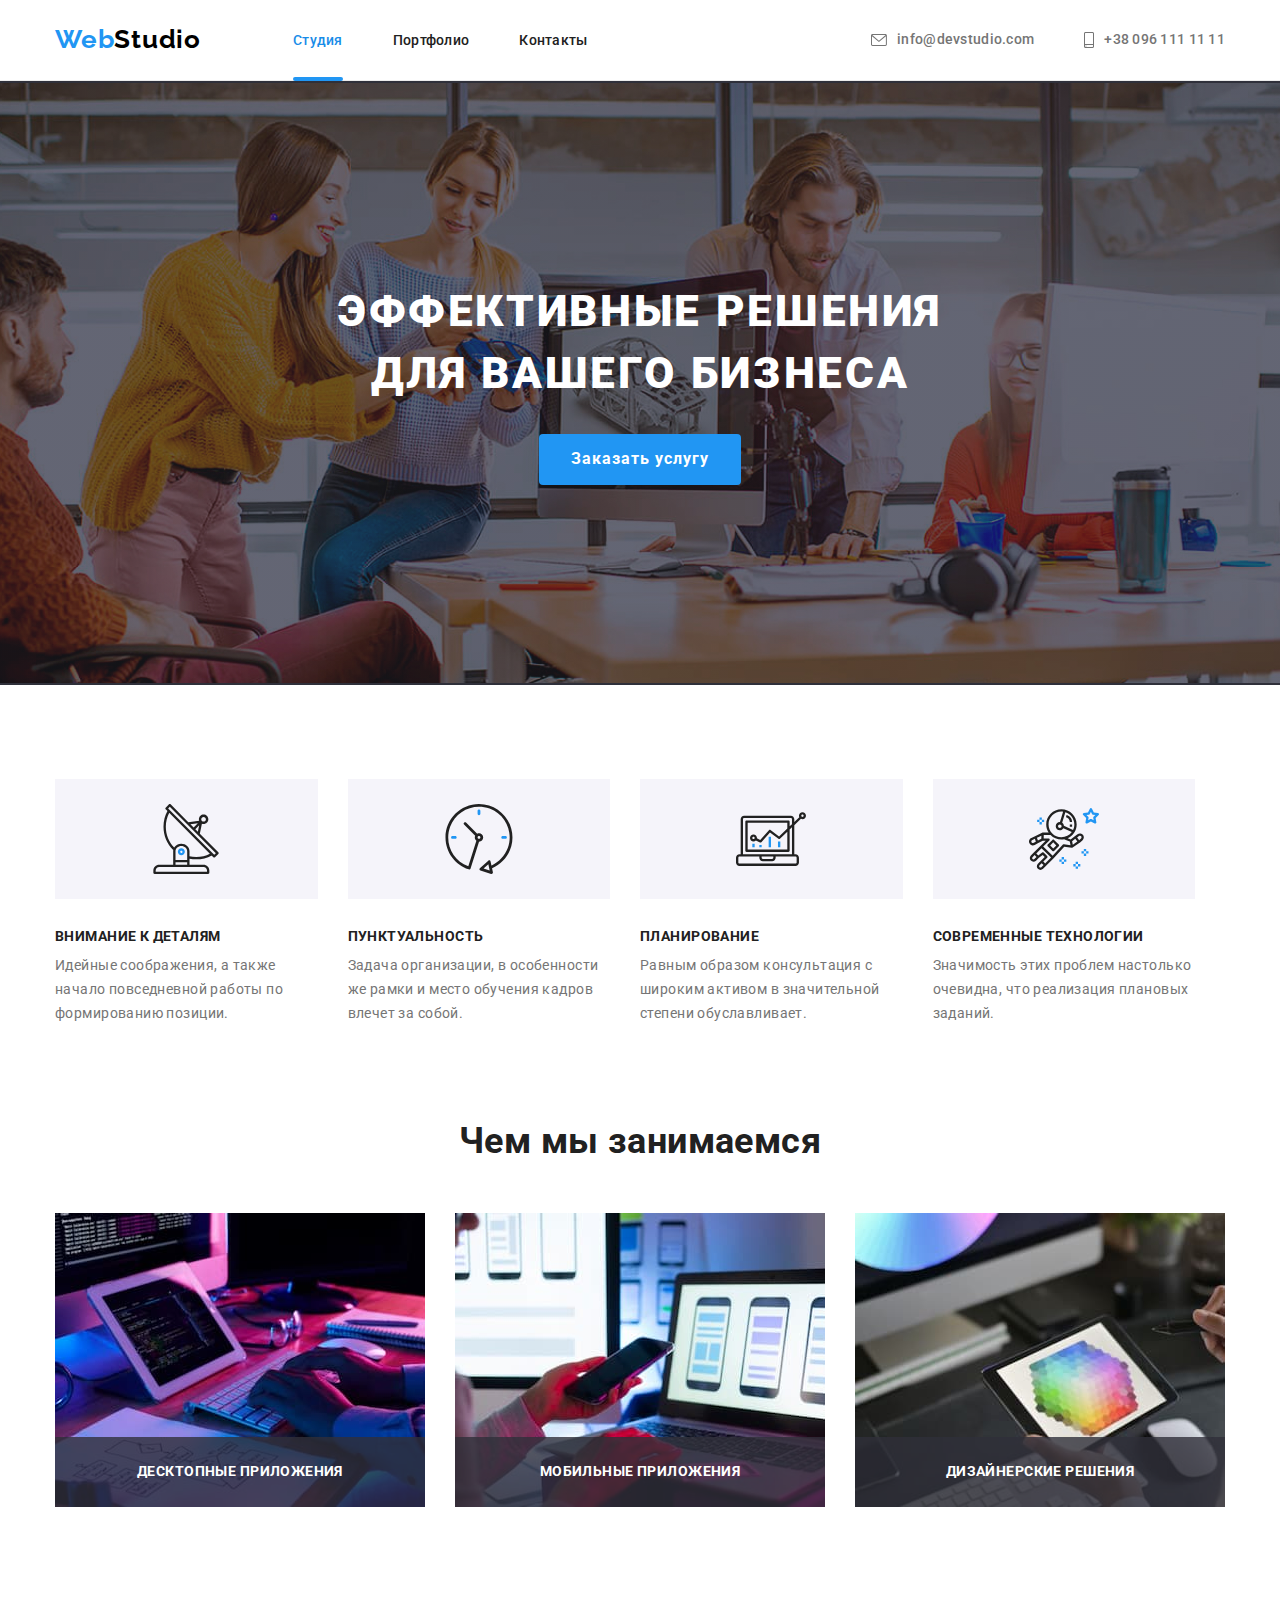
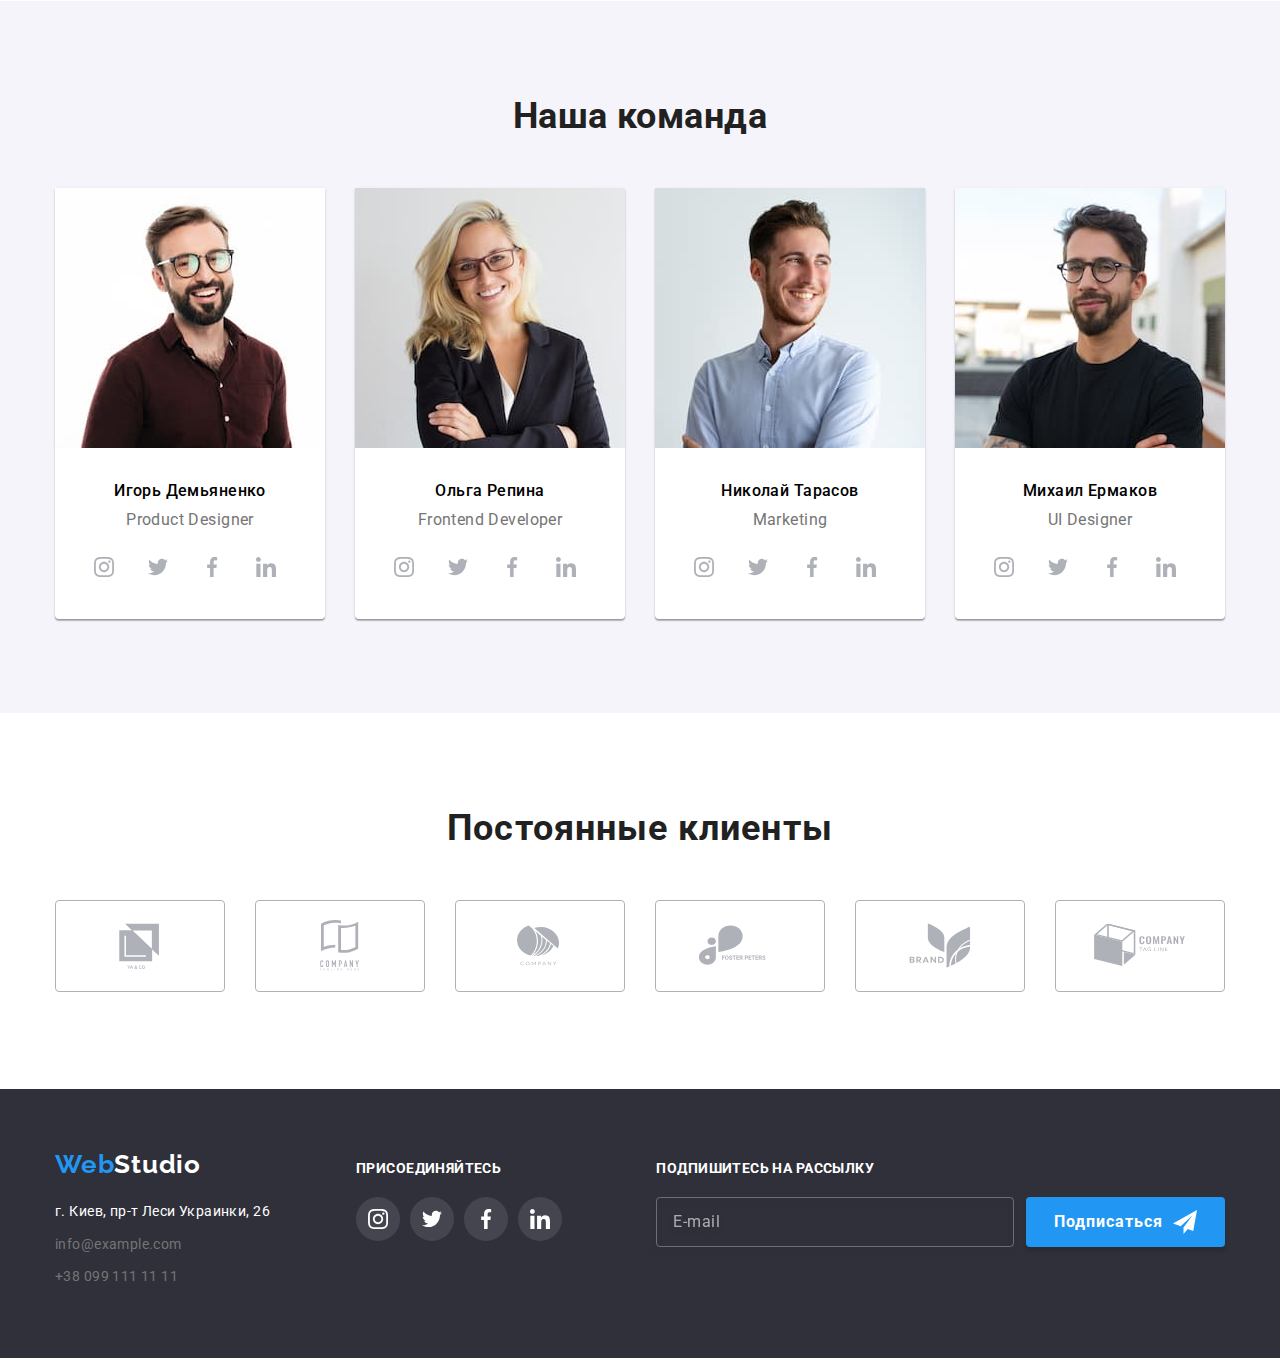
<file: index.html>
<!DOCTYPE html>
    <html lang="ru">
    <head>
        <meta charset="UTF-8">
        <meta http-equiv="X-UA-Compatible" content="IE=edge">
        <meta name="viewport" content="width=device-width, initial-scale=1.0">
        <link rel="preconnect" href="https://fonts.googleapis.com">
        <link rel="preconnect" href="https://fonts.gstatic.com" crossorigin>
        <link href="https://fonts.googleapis.com/css2?family=Raleway:wght@700&family=Roboto:wght@400;500;700;900&display=swap" rel="stylesheet">
        <link rel="stylesheet" href="css/modern-normalize.css">
        <!-- <link rel="stylesheet" href="css/style.css"> -->
        <link rel="stylesheet" href="css/main.min.css">
        <title>WebStudio</title>
    </head>
    <body>
        <header class="header">
            <div class="container header__container">
                <nav class="navigation">
                    <a href="" class="logo header__logo">Web<span class="logo logo--dark">Studio</span>
                    </a>
                    <ul class="navigation-list">
                        <li class="navigation-list__item">
                            <a href="index.html" class="navigation-list__link navigation-list__link--active">Студия</a>
                        </li>
                        <li class="navigation-list__item">
                            <a href="portfolio.html" class="navigation-list__link">Портфолио</a>
                        </li>
                        <li class="navigation-list__item">
                            <a href="" class="navigation-list__link">Контакты</a>
                        </li>
                    </ul>
                </nav>
                <ul class="contacts">
                    <li class="contacts__item">
                        <a href="mailto:info@devstudio.com" class="contacts__link"><svg class="contacts__mail-icon"><use href="./images/icons.svg#icon-envelope"></use></svg>info@devstudio.com</a>
                    </li>
                    <li class="contacts__item">
                        <a href="tel:+380961111111" class="contacts__link"><svg class="contacts__tel-icon">
                            <use href="./images/icons.svg#icon-smartphone"></use></svg>+38 096 111 11 11</a>
                    </li>
                </ul>
            </div>
        </header>
        <main class="main">
            <section class="hero">
                <div class="container">
                <h1 class="hero__header">
                Эффективные решения <br> для вашего бизнеса
                </h1>
                <button class="hero__btn" data-modal-open>Заказать услугу</button>
                </div>
            </section>
            <section class="details section">
                <div class="container">
                <ul class="details-list">
                    <li class="details-list__item">
                        <div class="icon-container">
                            <svg class="details-list__icon">
                                <use href="./images/icons.svg#icon-antenna"></use>
                            </svg>
                        </div>
                        <h3 class="details-list__head">Внимание к деталям</h3>
                        <p class="details-list__text">Идейные соображения, а также начало повседневной работы по формированию позиции.</p>
                    </li>
                    <li class="details-list__item">
                        <div class="icon-container">
                            <svg class="details-list__icon">
                                <use href="./images/icons.svg#icon-clock"></use>
                            </svg>
                        </div>
                        <h3 class="details-list__head">Пунктуальность</h3>
                        <p class="details-list__text">Задача организации, в особенности же рамки и место обучения кадров влечет за собой.</p>
                    </li>
                    <li class="details-list__item">
                        <div class="icon-container">
                            <svg class="details-list__icon">
                                <use href="./images/icons.svg#icon-diagram">
                                </use>
                            </svg>
                        </div>
                        <h3 class="details-list__head">Планирование</h3>
                        <p class="details-list__text">Равным образом консультация с широким активом в значительной степени обуславливает.</p>
                    </li>
                    <li class="details-list__item">
                        <div class="icon-container">
                            <svg class="details-list__icon">
                                <use href="./images/icons.svg#icon-astronaut">
                                </use>
                            </svg>
                        </div>
                        <h3 class="details-list__head">Современные технологии</h3>
                        <p class="details-list__text">Значимость этих проблем настолько очевидна, что реализация плановых заданий.</p>
                    </li>
                </ul>
                </div>
            </section>
            <section class="work section">
                <div class="container">
                <h2 class="work__head">Чем мы занимаемся</h2>
                <ul class="work-list">
                    <li class="work-list__item">
                        <img src="./images/1.jpg" alt="приложения" width="370" class="work-list__image">
                        <p class="work-list__text">Десктопные приложения</p>
                    </li>
                    <li class="work-list__item">
                        <img src="./images/2.jpg" alt="приложения" width="370" class="work-list__image">
                        <p class="work-list__text">Мобильные приложения</p>
                    </li>
                    <li class="work-list__item">
                        <img src="./images/3.jpg" alt="приложения" width="370" class="work-list__image">
                        <p class="work-list__text">Дизайнерские решения</p>
                    </li>
                </ul>
                </div>
            </section>
            <section class="team section">
                <div class="container">
                    <h2 class="team__head">Наша команда</h2>
                    <ul class="team-list">
                    <li class="team-list__item">
                        <img src="./images/demyanenko.jpg" alt="Игорь Демьяненко" width="270">
                        <p class="team-list__name">Игорь Демьяненко</p>
                        <p class="team-list__profession">Product Designer</p>
                        <ul class="connect-list">
                            <li class="connect-list__item">
                                <a href="" class="connect-list__link"><svg class="connect-list__icon">
                                    <use href="./images/icons.svg#icon-instagram"></use>
                                </svg></a>
                            </li>
                            <li class="connect-list__item">
                                <a href="" class="connect-list__link"><svg class="connect-list__icon">
                                    <use href="./images/icons.svg#icon-twitter"></use>
                                </svg></a>
                            </li>
                            <li class="connect-list__item">
                                <a href="" class="connect-list__link"><svg class="connect-list__icon">
                                    <use href="./images/icons.svg#icon-facebook"></use>
                                </svg></a>
                            </li>
                            <li class="connect-list__item">
                                <a href="" class="connect-list__link"><svg class="connect-list__icon">
                                    <use href="./images/icons.svg#icon-linkedin"></use>
                                </svg></a>
                            </li>
                        </ul>
                    </li>
                    <li class="team-list__item">
                        <img src="./images/repina.jpg" alt="Ольга Репина" width="270">
                        <p class="team-list__name">Ольга Репина</p>
                        <p class="team-list__profession">Frontend Developer</p>
                        <ul class="connect-list">
                            <li class="connect-list__item">
                                <a href="" class="connect-list__link"><svg class="connect-list__icon">
                                        <use href="./images/icons.svg#icon-instagram"></use>
                                    </svg></a>
                            </li>
                            <li class="connect-list__item">
                                <a href="" class="connect-list__link"><svg class="connect-list__icon">
                                        <use href="./images/icons.svg#icon-twitter"></use>
                                    </svg></a>
                            </li>
                            <li class="connect-list__item">
                                <a href="" class="connect-list__link"><svg class="connect-list__icon">
                                        <use href="./images/icons.svg#icon-facebook"></use>
                                    </svg></a>
                            </li>
                            <li class="connect-list__item">
                                <a href="" class="connect-list__link"><svg class="connect-list__icon">
                                        <use href="./images/icons.svg#icon-linkedin"></use>
                                    </svg></a>
                            </li>
                        </ul>
                    </li>
                    <li class="team-list__item">
                        <img src="./images/tarasov.jpg" alt="Николай Тарасов" width="270">
                        <p class="team-list__name">Николай Тарасов</p>
                        <p class="team-list__profession">Marketing</p>
                        <ul class="connect-list">
                            <li class="connect-list__item">
                                <a href="" class="connect-list__link"><svg class="connect-list__icon">
                                    <use href="./images/icons.svg#icon-instagram"></use>
                                </svg></a>
                            </li>
                            <li class="connect-list__item">
                                <a href="" class="connect-list__link"><svg class="connect-list__icon">
                                    <use href="./images/icons.svg#icon-twitter"></use>
                                </svg></a>
                            </li>
                            <li class="connect-list__item">
                                <a href="" class="connect-list__link"><svg class="connect-list__icon">
                                    <use href="./images/icons.svg#icon-facebook"></use>
                                </svg></a>
                            </li>
                            <li class="connect-list__item">
                                <a href="" class="connect-list__link"><svg class="connect-list__icon">
                                    <use href="./images/icons.svg#icon-linkedin"></use>
                                </svg></a>
                            </li>
                        </ul>
                    </li>
                    <li class="team-list__item">
                        <img src="./images/ermakov.jpg" alt="Михаил Ермаков" width="270">
                        <p class="team-list__name">Михаил Ермаков</p>
                        <p class="team-list__profession">UI Designer</p>
                        <ul class="connect-list">
                            <li class="connect-list__item">
                                <a href="" class="connect-list__link"><svg class="connect-list__icon">
                                    <use href="./images/icons.svg#icon-instagram"></use>
                                </svg></a>
                            </li>
                            <li class="connect-list__item">
                                <a href="" class="connect-list__link"><svg class="connect-list__icon">
                                    <use href="./images/icons.svg#icon-twitter"></use>
                                </svg></a>
                            </li>
                            <li class="connect-list__item">
                                <a href="" class="connect-list__link"><svg class="connect-list__icon">
                                    <use href="./images/icons.svg#icon-facebook"></use>
                                </svg></a>
                            </li>
                            <li class="connect-list__item">
                                <a href="" class="connect-list__link"><svg class="connect-list__icon">
                                    <use href="./images/icons.svg#icon-linkedin"></use>
                                </svg></a>
                            </li>
                        </ul>
                    </li>
                </ul>
                </div>
            </section>
            <section class="clients section">
                <div class="container">
                <h2 class="clients__head">Постоянные клиенты</h2>
                <ul class="clients-list">
                    <li class="clients-list__item">
                        <a href=""><svg class="clients-list__icon">
                            <use href="./images/icons.svg#icon-client1"><use></svg></a>
                    </li>
                    <li class="clients-list__item">
                        <a href=""><svg class="clients-list__icon">
                                <use href="./images/icons.svg#icon-client2"></use>
                            </svg></a>
                    </li>
                    <li class="clients-list__item">
                        <a href=""><svg class="clients-list__icon">
                                <use href="./images/icons.svg#icon-client3"></use>
                            </svg></a>
                    </li>
                    <li class="clients-list__item">
                        <a href=""><svg class="clients-list__icon">
                                <use href="./images/icons.svg#icon-client4"></use>
                            </svg></a>
                    </li>
                    <li class="clients-list__item">
                        <a href=""><svg class="clients-list__icon">
                                <use href="./images/icons.svg#icon-client5"></use>
                            </svg></a>
                    </li>
                    <li class="clients-list__item">
                        <a href=""><svg class="clients-list__icon">
                                <use href="./images/icons.svg#icon-client6"></use>
                            </svg></a>
                    </li>
                </ul>
                </div>
            </section>
        </main>
        <footer class="footer">
            <div class="container footer-container">
                <div class="adress-container">
                    <a href="" class="logo footer__logo">Web<span class="logo logo--light">Studio</span>
                    </a>
                    <address class="footer-adress">
                        <ul class="footer-adress-list">
                            <li class="footer-adress-list__item">
                                <p class="footer-adress-list__text">г. Киев, пр-т Леси Украинки, 26</p>
                            </li>
                            <li class="footer-adress-list__item">
                                <a href="mailto:info@example.com" class="footer-adress-list__link">info@example.com</a>
                            </li>
                            <li class="footer-adress-list__item">
                                <a href="tel:+380991111111" class="footer-adress-list__link">+38 099 111 11 11</a>
                            </li>
                        </ul>
                    </address>
                </div>
                <div class="footer-contacts">
                    <h3 class="footer-contacts__head">присоединяйтесь</h3>
                    <ul class="footer-contacts-list">
                        <li class="footer-contacts-list__item">
                            <a href=""><svg class="footer-contacts__icon">
                                <use href="./images/icons.svg#icon-footerinstagram"></use>
                            </svg></a>
                        </li>
                        <li class="footer-contacts-list__item">
                            <a href=""><svg class="footer-contacts__icon">
                                <use href="./images/icons.svg#icon-footertwitter"></use>
                            </svg></a>
                        </li>
                        <li class="footer-contacts-list__item">
                            <a href=""><svg class="footer-contacts__icon">
                                <use href="./images/icons.svg#icon-footerfacebook"></use>
                            </svg></a>
                        </li>
                        <li class="footer-contacts-list__item">
                            <a href=""><svg class="footer-contacts__icon">
                                <use href="./images/icons.svg#icon-footerlinkedin"></use>
                            </svg></a>
                        </li>
                    </ul>
                </div>
                <div class="phonetic-div">
                    <label for="text" class="phonetic__text">Подпишитесь на рассылку</label>
                    <form class="phonetic">
                        <input type="text" id="text" placeholder="E-mail" class="phonetic__input">
                        <button type="submit" class="phonetic__btn">Подписаться
                            <svg class="phonetic__icon"><use href="./images/icons.svg#icon-telegram"></use></svg>
                        </button>
                    </form>
                </div>
            </div>
        </footer>
        <div class="backdrop is-hidden" data-modal>
            <div class="modal-main">
                <button class="modal-close-btn" data-modal-close>
                    <svg class="modal-close-btn__icon">
                        <use href="./images/icons.svg#icon-modal-close-btn"></use>
                    </svg>
                </button>
                <p class="modal-main__top-text">Оставьте свои данные, мы вам перезвоним</p>
                <form class="modal-form">
                    <label class="modal-form__label" for="name">Имя</label>
                    <div class="modal-form__div">
                    <input class="modal-form__input" type="text" id="name">
                    <svg class="modal-form__icon">
                        <use href="./images/icons.svg#icon-name1"></use>
                    </svg>
                    </div>
                    <label class="modal-form__label" for="tel">Телефон</label>
                    <div class="modal-form__div">
                    <input class="modal-form__input" type="tel" id="tel">
                    <svg class="modal-form__icon">
                        <use href="./images/icons.svg#icon-phone-1"></use>
                    </svg>
                    </div>
                    <label class="modal-form__label" for="mail">Почта</label>
                    <div class="modal-form__div">
                    <input class="modal-form__input" type="email" id="mail">
                    <svg class="modal-form__icon">
                        <use href="./images/icons.svg#icon-email-1"></use>
                    </svg>
                    </div>
                    <label class="modal-form__label" for="comment">Комментарий</label>
                    <textarea class="modal-form__textarea" name="comment" id="comment" cols="30" rows="10" placeholder="Введите текст"></textarea>
                    <label class="modal-form__check-text">
                        <input class="checkbox visually-hidden"  type="checkbox">
                        <span class="modal-form__check-span">
                        Соглашаюсь с рассылкой и принимаю &nbsp;
                        <a class="modal-form__link" href="">Условия договора</a>
                        </span>
                    </label>
                    <button type="submit" class="modal-form__btn">Отправить</button>
                </form>

            </div>
        </div>
        <script src="./js/modal.js"></script>
    </body>
    </html>
</file>
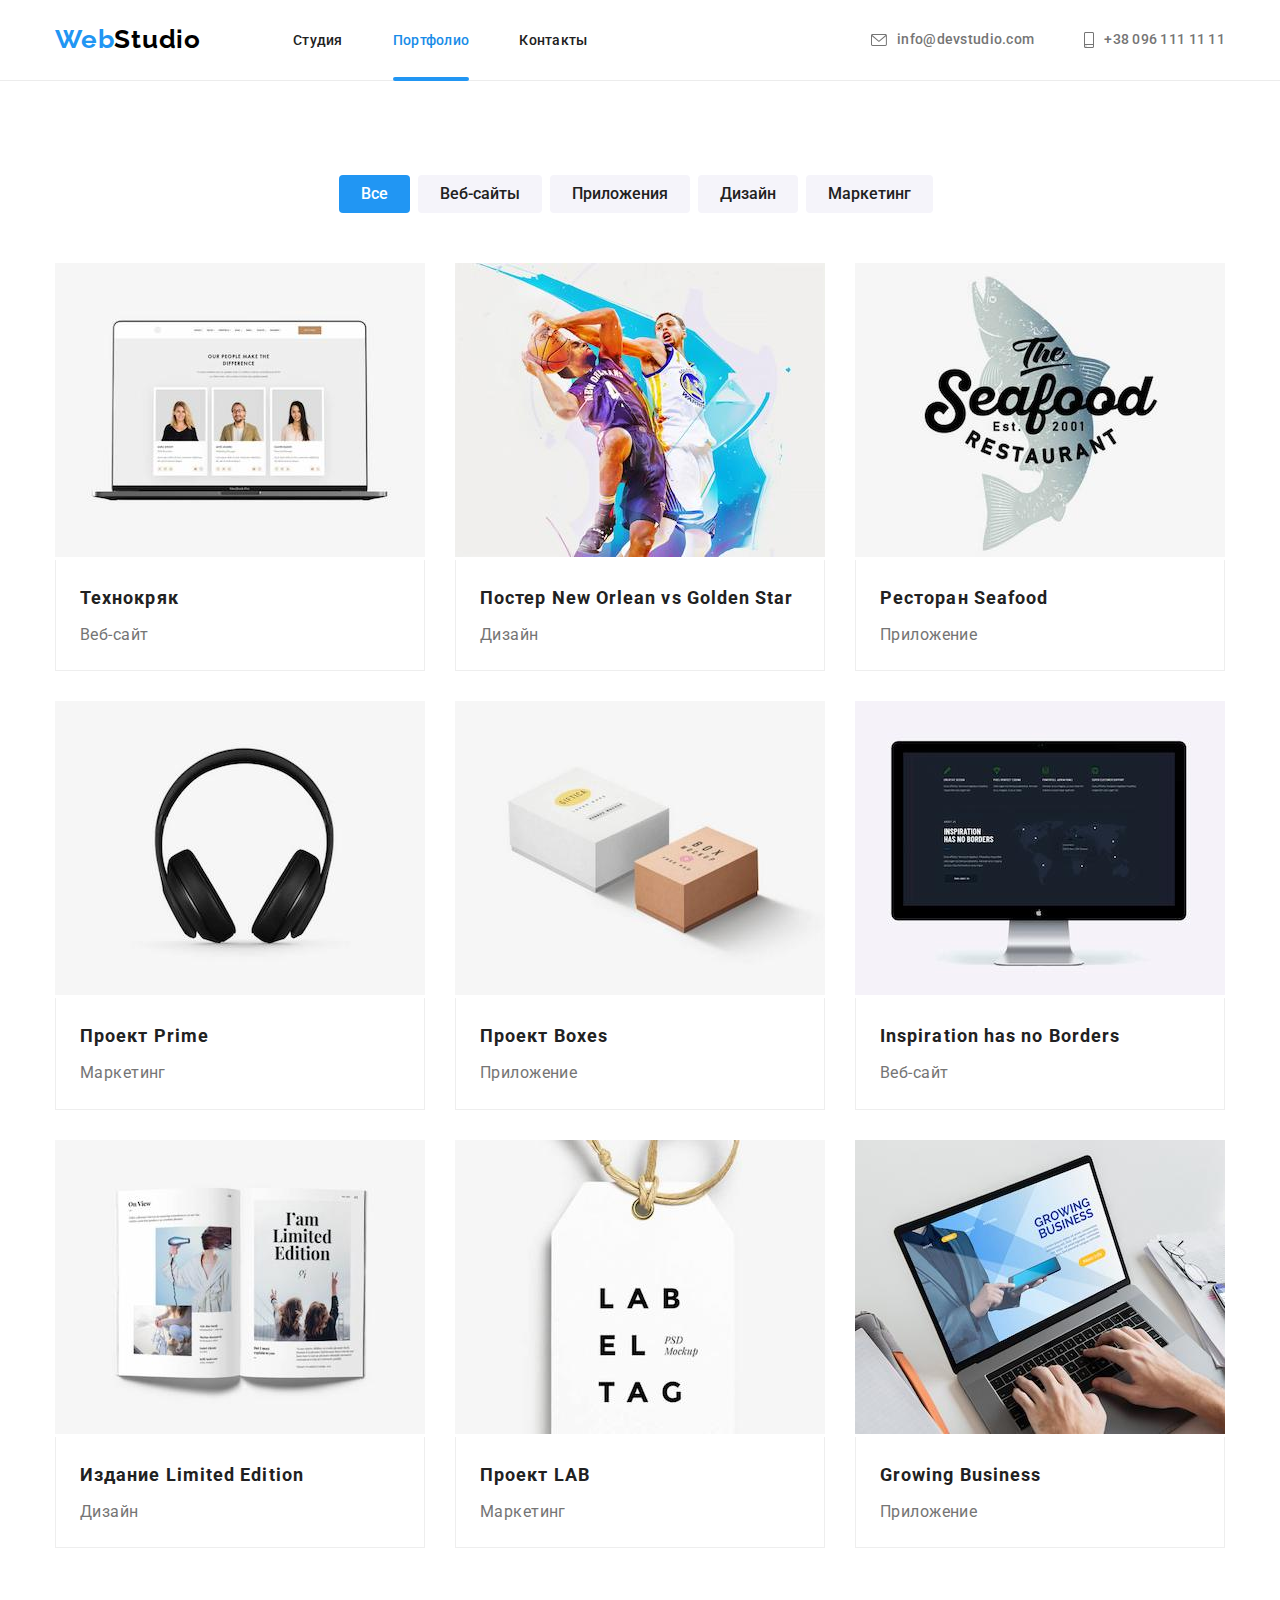
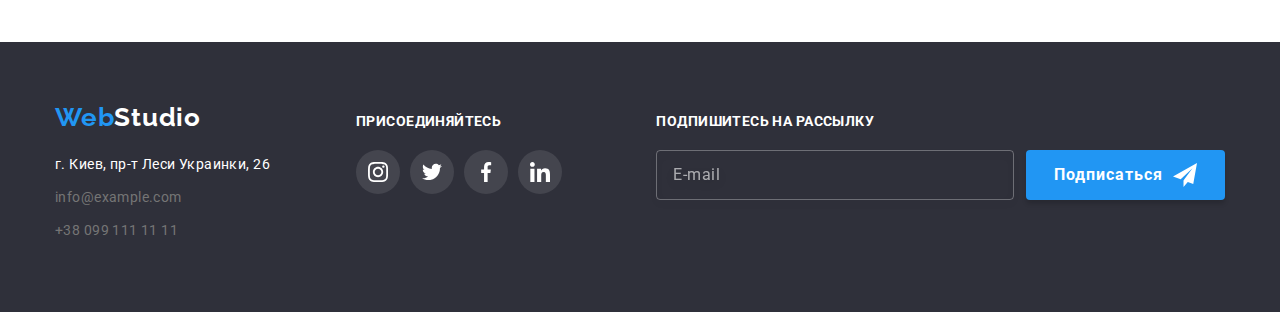
<file: portfolio.html>
<!DOCTYPE html>
<html lang="ru">
<head>
    <meta charset="UTF-8">
    <meta http-equiv="X-UA-Compatible" content="IE=edge">
    <meta name="viewport" content="width=device-width, initial-scale=1.0">
    <link rel="preconnect" href="https://fonts.googleapis.com">
    <link rel="preconnect" href="https://fonts.gstatic.com" crossorigin>
    <link href="https://fonts.googleapis.com/css2?family=Raleway:wght@700&family=Roboto:wght@400;500;700;900&display=swap" rel="stylesheet">
    <!-- <link rel="stylesheet" href="css/style.css"> -->
    <link rel="stylesheet" href="css/modern-normalize.css">
    <link rel="stylesheet" href="css/main.min.css">
    <title>Portfolio</title>
</head>
<body>
    <header class="header">
        <div class="container header__container">
            <nav class="navigation">
                <a href="" class="logo header__logo">Web<span class="logo logo--dark">Studio</span>
                </a>
                <ul class="navigation-list">
                    <li class="navigation-list__item">
                        <a href="index.html" class="navigation-list__link ">Студия</a>
                    </li>
                    <li class="navigation-list__item">
                        <a href="portfolio.html" class="navigation-list__link navigation-list__link--active">Портфолио</a>
                    </li>
                    <li class="navigation-list__item">
                        <a href="" class="navigation-list__link">Контакты</a>
                    </li>
                </ul>
            </nav>
            <ul class="contacts">
                <li class="contacts__item">
                    <a href="mailto:info@devstudio.com" class="contacts__link"><svg class="contacts__mail-icon">
                            <use href="./images/icons.svg#icon-envelope"></use>
                        </svg>info@devstudio.com</a>
                </li>
                <li class="contacts__item">
                    <a href="tel:+380961111111" class="contacts__link"><svg class="contacts__tel-icon">
                            <use href="./images/icons.svg#icon-smartphone"></use>
                        </svg>+38 096 111 11 11</a>
                </li>
            </ul>
        </div>
    </header>
    <main class="section">
        <div class="container">
            <h1 class="visually-hidden">Portfolio-main</h1>
                <ul class="btn-list">
                    <li class="btn-list__item">
                        <button type="button" class="btn-list__btn btn-list__btn--active">Все</button>
                    </li>
                    <li class="btn-list__item">
                        <button type="button" class="btn-list__btn">Веб-сайты</button>
                    </li>
                    <li class="btn-list__item">
                        <button type="button" class="btn-list__btn">Приложения</button>
                    </li>
                    <li class="btn-list__item">
                        <button type="button" class="btn-list__btn">Дизайн</button>
                    </li>
                    <li class="btn-list__item">
                        <button type="button" class="btn-list__btn">Маркетинг</button>
                    </li>
                </ul>
                <ul class="portfolio-list">
                    <li class="portfolio-list__item">
                        <a href="" class="portfolio-list__link">
                            <div class="portfolio-list__overlay">
                                <img src="images2/1.jpg" alt="Технокряк" width="370" height="294" class="portfolio-list__img">
                                <p class="portfolio-list__overlay-text">Ресурс предлагает комплексные предложения с разным уровнем функционала и сервисов. Все это позволит посетителю получить исчерпывающие сведения о компании или частном лице.</p> 
                            </div>
                            <div class="portfolio-list__text-div">
                                <h2 class="portfolio-list__head">Технокряк</h2>
                                <p class="portfolio-list__text">Веб-сайт</p>
                            </div>
                        </a>
                    </li>
                    <li class="portfolio-list__item">
                        <a href="" class="portfolio-list__link">
                            <div class="portfolio-list__overlay">
                                <img src="images2/2.jpg" alt="Постер" width="370" height="294" class="portfolio-list__img">
                                <p class="portfolio-list__overlay-text">Ресурс предлагает комплексные предложения с разным уровнем функционала и сервисов. Все это позволит посетителю получить исчерпывающие сведения о компании или частном лице.</p> 
                            </div>                            
                            <div class="portfolio-list__text-div"><h2 class="portfolio-list__head">Постер New Orlean vs Golden Star</h2>
                            <p class="portfolio-list__text">Дизайн</p></div>
                        </a>
                    </li>
                    <li class="portfolio-list__item">
                        <a href="" class="portfolio-list__link">
                            <div class="portfolio-list__overlay">
                                <img src="images2/3.jpg" alt="Ресторан" width="370" height="294" class="portfolio-list__img">
                                <p class="portfolio-list__overlay-text">Ресурс предлагает комплексные предложения с разным уровнем функционала и сервисов. Все это позволит посетителю получить исчерпывающие сведения о компании или частном лице.</p> 
                            </div>                            
                            <div class="portfolio-list__text-div"><h2 class="portfolio-list__head">Ресторан Seafood</h2>
                            <p class="portfolio-list__text">Приложение</p></div>
                        </a>
                    </li>
                    <li class="portfolio-list__item">
                        <a href="" class="portfolio-list__link">
                            <div class="portfolio-list__overlay">
                                <img src="images2/4.jpg" alt="Проект" width="370" height="294" class="portfolio-list__img">
                                <p class="portfolio-list__overlay-text">Ресурс предлагает комплексные предложения с разным уровнем функционала и сервисов. Все это позволит посетителю получить исчерпывающие сведения о компании или частном лице.</p> 
                            </div>                            
                            <div class="portfolio-list__text-div"><h2 class="portfolio-list__head">Проект Prime</h2>
                            <p class="portfolio-list__text">Маркетинг</p></div>
                        </a>
                    </li>
                    <li class="portfolio-list__item">
                        <a href="" class="portfolio-list__link">
                            <div class="portfolio-list__overlay">
                                <img src="images2/5.jpg" alt="Проект" width="370" height="294" class="portfolio-list__img">
                                <p class="portfolio-list__overlay-text">Ресурс предлагает комплексные предложения с разным уровнем функционала и сервисов. Все это позволит посетителю получить исчерпывающие сведения о компании или частном лице.</p> 
                            </div>                            
                            <div class="portfolio-list__text-div"><h2 class="portfolio-list__head">Проект Boxes</h2>
                            <p class="portfolio-list__text">Приложение</p></div>
                        </a>
                    </li>
                    <li class="portfolio-list__item">
                        <a href="" class="portfolio-list__link">
                            <div class="portfolio-list__overlay">
                                <img src="images2/6.jpg" alt="Вдохновение" width="370" height="294" class="portfolio-list__img">
                                <p class="portfolio-list__overlay-text">Ресурс предлагает комплексные предложения с разным уровнем функционала и сервисов. Все это позволит посетителю получить исчерпывающие сведения о компании или частном лице.</p> 
                            </div>                            
                            <div class="portfolio-list__text-div"><h2 lang="en" class="portfolio-list__head">Inspiration has no Borders</h2>
                            <p class="portfolio-list__text">Веб-сайт</p></div>
                        </a>
                    </li>
                    <li class="portfolio-list__item">
                        <a href="" class="portfolio-list__link">
                            <div class="portfolio-list__overlay">
                                <img src="images2/7.jpg" alt="Издание" width="370" height="294" class="portfolio-list__img">
                                <p class="portfolio-list__overlay-text">Ресурс предлагает комплексные предложения с разным уровнем функционала и сервисов. Все это позволит посетителю получить исчерпывающие сведения о компании или частном лице.</p> 
                            </div>                            
                            <div class="portfolio-list__text-div"><h2 class="portfolio-list__head"> Издание Limited Edition</h2>
                            <p class="portfolio-list__text">Дизайн</p></div>
                        </a>
                    </li>
                    <li class="portfolio-list__item">
                        <a href="" class="portfolio-list__link">
                            <div class="portfolio-list__overlay">
                                <img src="images2/8.jpg" alt="Проект" width="370" height="294" class="portfolio-list__img">
                                <p class="portfolio-list__overlay-text">Ресурс предлагает комплексные предложения с разным уровнем функционала и сервисов. Все это позволит посетителю получить исчерпывающие сведения о компании или частном лице.</p> 
                            </div>                            
                            <div class="portfolio-list__text-div"><h2 class="portfolio-list__head">Проект LAB</h2>
                            <p class="portfolio-list__text">Маркетинг</p></div>
                        </a>
                    </li>
                    <li class="portfolio-list__item">
                        <a href="" class="portfolio-list__link">
                            <div class="portfolio-list__overlay">
                                <img src="images2/9.jpg" alt="Бизнес" width="370" height="294" class="portfolio-list__img">
                                <p class="portfolio-list__overlay-text">Ресурс предлагает комплексные предложения с разным уровнем функционала и сервисов. Все это позволит посетителю получить исчерпывающие сведения о компании или частном лице.</p> 
                            </div>
                            <div class="portfolio-list__text-div"><h2 lang="en" class="portfolio-list__head">Growing Business</h2>
                            <p class="portfolio-list__text">Приложение</p></div>
                        </a>
                    </li>
                </ul> 
        </div>      
    </main>
        <footer class="footer">
            <div class="container footer-container">
                <div class="adress-container">
                    <a href="" class="logo footer__logo">Web<span class="logo logo--light">Studio</span>
                    </a>
                    <address class="footer-adress">
                        <ul class="footer-adress-list">
                            <li class="footer-adress-list__item">
                                <p class="footer-adress-list__text">г. Киев, пр-т Леси Украинки, 26</p>
                            </li>
                            <li class="footer-adress-list__item">
                                <a href="mailto:info@example.com" class="footer-adress-list__link">info@example.com</a>
                            </li>
                            <li class="footer-adress-list__item">
                                <a href="tel:+380991111111" class="footer-adress-list__link">+38 099 111 11 11</a>
                            </li>
                        </ul>
                    </address>
                </div>
                <div class="footer-contacts">
                    <h3 class="footer-contacts__head">присоединяйтесь</h3>
                    <ul class="footer-contacts-list">
                        <li class="footer-contacts-list__item">
                            <a href=""><svg class="footer-contacts__icon">
                                    <use href="./images/icons.svg#icon-footerinstagram"></use>
                                </svg></a>
                        </li>
                        <li class="footer-contacts-list__item">
                            <a href=""><svg class="footer-contacts__icon">
                                    <use href="./images/icons.svg#icon-footertwitter"></use>
                                </svg></a>
                        </li>
                        <li class="footer-contacts-list__item">
                            <a href=""><svg class="footer-contacts__icon">
                                    <use href="./images/icons.svg#icon-footerfacebook"></use>
                                </svg></a>
                        </li>
                        <li class="footer-contacts-list__item">
                            <a href=""><svg class="footer-contacts__icon">
                                    <use href="./images/icons.svg#icon-footerlinkedin"></use>
                                </svg></a>
                        </li>
                    </ul>
                </div>
                <div class="phonetic-div">
                    <label for="text" class="phonetic__text">Подпишитесь на рассылку</label>
                    <form class="phonetic">
                        <input type="text" id="text" placeholder="E-mail" class="phonetic__input">
                        <button type="submit" class="phonetic__btn">Подписаться
                            <svg class="phonetic__icon">
                                <use href="./images/icons.svg#icon-telegram"></use>
                            </svg>
                        </button>
                    </form>
                </div>
            </div>
        </footer>
</body>
</html>
</file>
<file: css/style.css>
:root {
    --main: #fff;
    --sending: #2196F3;
    --after: #2196F3;
    --send-two: #188CE8;
    --main-text-color: #212121;
    --black: #000000;
    --second-main: #757575;
    --back: #2F303A;
    --second-back: #F5F4FA;
    --border-one: #ECECEC;
    --border-two: #EEEEEE;
    --border-three: #AFB1B8;
    --iconcolor: #AFB1B8;
    --footericon: #2F303A;
}
body {
    font-family: 'Roboto', sans-serif;
    background-color: var(--main);
    letter-spacing: 0.03em;
    font-size: 14px;
}
ul {list-style: none;
    margin: 0;
    padding: 0;
}
h1, h2, h3, h4, h5, h6, p {
    margin: 0;
    padding: 0;
}
img {
    max-width: 100%;
}
button {
    cursor: pointer;
}
.container {
    width: 1200px;
    padding-left: 15px;
    padding-right: 15px;
    margin-right: auto;
    margin-left: auto;
}
.section{
    padding-top: 94px;
    padding-bottom: 94px;
}
.visually-hidden {
    position: absolute;
    white-space: nowrap;
    width: 1px;
    height: 1px;
    overflow: hidden;
    border: 0;
    padding: 0;
    clip: rect(0 0 0 0);
    clip-path: inset(50%);
    margin: -1px;
}

/*--------------------------------------HEADER-------------------------------------------*/

.header {
    display: flex;
    align-items: center;
    justify-content: space-between;
    border-bottom: 1px solid var(--border-one);
}
.header__container {
    display: inline-flex;
}
.navigation {
    align-items: center;
    display: flex;

}
.header__logo {
    padding-top: 24px;
    padding-bottom: 25px;
}
.logo {
    font-family: 'Raleway';
    color: var(--sending);
    text-decoration: none;
    font-weight: 700;
    font-size: 26px;
    line-height: 1.2;
    letter-spacing: 0.03em;
    margin-right: 92px;
}
.logo--dark {
    color: var(--black);
}
.navigation-list {
    display: flex;


}
.navigation-list__item {

}
.navigation-list__link {
    position: relative;
    font-family: 'Roboto';
    font-weight: 500;
    line-height: 1.1;
    letter-spacing: 0.02em;
    color: var(--main-text-color);
    margin-right: 50px;
    text-decoration: none;
    padding-top: 32px;
    padding-bottom: 32px;

}
.contacts {
    display: flex;
    align-items: center;
    margin-left: auto;
}
.contacts__item {
}
.contacts__mail-icon {
    width: 16px;
    height: 12px;
    margin-right: 10px;
    fill: currentColor;
}
.contacts__tel-icon {
    width: 10px;
    height: 16px;
    margin-right: 10px;
    fill: currentColor;
}
.contacts__link {
    font-family: 'Roboto';
    font-weight: 500;
    line-height: 1.1;
    letter-spacing: 0.02em;
    color: var(--second-main);
    text-decoration: none;
    display: flex;
    align-items: center;
    padding-top: 32px;
    padding-bottom: 32px;
}
.contacts__item + .contacts__item {
    margin-left: 50px;
}
.navigation-list__link--active {
    color: var(--send-two);
}
.navigation-list__link--active::after {
    content: '';
    position: absolute;
    bottom: -1px;
    left: 0;
    background-color: var(--after);
    border-radius: 2px;
    height: 4px;
    width: 100%;
}
.navigation-list__link:hover, 
.navigation-list__link:focus, 
.contacts__link:hover, 
.contacts__link:focus {
    position: relative;
    color: var(--sending);
    transition-property: color;
    transition-duration: 250ms;
    transition-timing-function: cubic-bezier(0.4, 0, 0.2, 1);
}
.contacts__mail-icon:hover,
.contacts__mail-icon:focus,
.contacts__tel-icon:hover,
.contacts__tel-icon:focus {
    fill: currentColor;
    transition-property: color;
    transition-duration: 250ms;
    transition-timing-function: cubic-bezier(0.4, 0, 0.2, 1);
}

/*------------------------------------FOOTER-----------------------------------*/

footer {
    background-color: var(--back);
    padding-top: 60px;
    padding-bottom: 60px;
}
.footer-container {
    display: flex;
    align-items: baseline;
}
/* .footer-part-first {

} */
.logo--light{
    color: var(--main);
}
.footer-adress {
    padding-left: 0;
    width: 231px;
}
.footer-adress-list {
    font-style: normal;
    margin-top: 20px;
}
.footer-adress-list__item {
    color: var(--main);
    margin-bottom: 0;
    line-height: 1.7;
    font-weight: 400;
    margin-bottom: 9px;
}
.footer-adress-list__link {
    color: var(--second-main);
    line-height: 1.7;
    font-weight: 400;
    text-decoration: none;
}
.footer-adress-list__link:hover, 
.footer-adress-list__link:hover, 
.footer-adress-list__link:focus, 
.footer-adress-list__link:focus {
    color: var(--sending);
    transition-property: color;
    transition-duration: 250ms;
    transition-timing-function: cubic-bezier(0.4, 0, 0.2, 1);
} 
.footer-adress-list__link {
    margin-bottom: 9px;
    display: block;
}
.footer-contacts {
    margin-left: 70px;
}
.footer-contacts__head {
    font-family: 'Roboto', sans-serif;
    font-weight: 700;
    font-size: 14px;
    line-height: 1.14;
    text-transform: uppercase;
    color: var(--main);
    margin-bottom: 20px;
}
.footer-contacts-list {
    display: flex;
}
.footer-contacts-list__item {
    width: 44px;
    height: 44px;
    margin-right: 10px;
    border-radius: 50%;
    text-align: center;
    background: rgba(255, 255, 255,0.1);
}


.footer-contacts__icon {
    width: 44px;
    height: 44px;
    padding: 12px;
    fill: var(--main);
}
.footer-contacts-list__item:hover,
.footer-contacts-list__item:active {
    background-color: var(--sending);
    opacity: 1;
    transition-property: background-color;
    transition-duration: 250ms;
    transition-timing-function: cubic-bezier(0.4, 0, 0.2, 1);
}



/*------------------------------------phonetic-----------------------------------*/
.phonetic-div {
    margin-left: 93px;
}

.phonetic {
    display: flex;
    justify-content: center;
    align-items: center;
    margin-top: 20px;

}

.phonetic__text {
    font-style: normal;
    font-weight: 700;
    font-size: 14px;
    line-height: 1.14;
    letter-spacing: 0.03em;
    text-transform: uppercase;
    color: var(--main);
    margin-bottom: 20px;
    
}

.phonetic__input {
    width: 358px;
    height: 50px;
    border: 1px solid rgba(255, 255, 255, 0.3);
    box-sizing: border-box;
    filter: drop-shadow(0px 4px 4px rgba(0, 0, 0, 0.15));
    border-radius: 4px;
    background-color: transparent;
    padding-left: 16px;
    color: rgba(255, 255, 255, 0.6);
}

.phonetic__input:hover,
.phonetic__input:focus {
    border: 1px solid var(--sending);
    transition-property: border;
    transition-duration: 250ms;
    transition-timing-function: cubic-bezier(0.4, 0, 0.2, 1);
}
.phonetic__input::placeholder {
    font-style: normal;
    font-weight: 400;
    font-size: 16px;
    line-height: 1.25;
    display: flex;
    align-items: center;
    letter-spacing: 0.03em;
    color: rgba(255, 255, 255, 0.6);
}

.phonetic__btn {
    padding: 10px 28px;
    margin-left: 12px;   
    font-style: normal;
    font-weight: 700;
    font-size: 16px;
    line-height: 1.88;
    display: flex;
    align-items: center;
    text-align: center;
    letter-spacing: 0.06em;
    color: var(--main);
    background-color: var(--sending);
    box-shadow: 0px 4px 4px rgba(0, 0, 0, 0.15);
    border-radius: 4px;
    border: none;
}

.phonetic__icon {
    width: 24px;
    height: 24px;
    margin-left: 10px;

}


/*-----------------------HERO-----------------------------------*/

.hero {
    max-width: 1600px;
    margin: 0 auto;
    background-color: var(--back);
    background-image: linear-gradient(rgba(47, 48, 58, 0.4), rgba(47, 48, 58, 0.4)), url('../images/bgimghw4.jpg');
    background-position: center;
    background-repeat: no-repeat;
    padding-top: 200px;
    padding-bottom: 200px;
    text-align: center;
}

.hero__header {
    color: var(--main);
    font-weight: 900;
    font-size: 44px;
    line-height: 1.4;
    letter-spacing: 0.06em;
    text-transform: uppercase;
    margin-bottom: 30px;
}
.hero__btn {
    color: var(--main);
    background-color: var(--sending);
    text-align: center;
    font-family: inherit;
    font-weight: 700;
    font-size: 16px;
    line-height: 1.9;
    letter-spacing: 0.06em;
    padding: 10px 32px;
    border-radius: 4px;
    border: none;
}
.hero__btn:hover {
    background-color: var(--send-two);
    transition-property: background-color;
    transition-duration: 250ms;
    transition-timing-function: cubic-bezier(0.4, 0, 0.2, 1);
}

/*------------------------------------DETAILS-----------------------------------*/

.details-list {
    display: flex;

}
.details-list__item {
    width: 270px;
    margin-right: 30px;
}
.icon-container {
    height: 120px;
    align-items: center;
    justify-content: center;
    display: flex;
    background-color: var(--second-back);
    margin-bottom: 30px;
}
.details-list__icon {
    width: 70px;
    height: 70px;
}
.details-list__head {
    font-family: 'Roboto';
    color: var(--main-text-color);
    font-weight: 700;
    font-size: 14px;
    line-height: 1.1;
    text-transform: uppercase;
    margin-bottom: 10px;
}
.details-list__text {
    color: var(--second-main);
    font-weight: 400;
    line-height: 1.7;
}

/*--------------------------------------WORK-------------------------------------------*/

.work-list__image {
    max-width: 100%;
    display: block;
    height: auto;
}
.work {
    padding-top: 0;
}
.work__head {
    text-align: center;
    color: var(--main-text-color);
    font-weight: 700;
    font-size: 36px;
    line-height: 1.2;
    text-align: center;
    margin-bottom: 50px;
    margin-top: 0;
}
.work-list {
    display: flex;
    justify-content: space-between;
    padding: 0;
}
.work-list__item {
    position: relative;
}
.work-list__text {
    position: absolute;
    width: 100%;
    height: 70px;
    display: flex;
    align-items: center;
    justify-content: center;
    bottom: 0;
    color: var(--main);
    font-weight: 700;
    font-size: 14px;
    line-height: 1.14;
    text-align: center;
    letter-spacing: 0.03em;
    text-transform: uppercase;
    background-color: rgba(47, 48, 58, 0.8);
}

/*--------------------------------------TEAM-------------------------------------------*/

.team {
    background-color: var(--second-back);
}
.team__head {
    color: var(--main-text-color);
    font-weight: 700;
    font-size: 36px;
    line-height: 1.2;
    text-align: center;
    margin-bottom: 50px;
    margin-top: 0;
}
.team-list {
    display: flex;
        justify-content: space-between;
        padding: 0;

}
.team-list__item {
    background-color: var(--main);
    box-shadow: 0px 1px 3px rgba(0, 0, 0, 0.12), 0px 1px 1px rgba(0, 0, 0, 0.14), 0px 2px 1px rgba(0, 0, 0, 0.2);
    border-radius: 0px 0px 4px 4px;
}
.team-list__name {
    font-weight: 500;
    font-size: 16px;
    line-height: 1.2;
    text-align: center;
    margin-bottom: 10px;
    margin-top: 30px;
}
.team-list__profession {
    color: var(--second-main);
    font-weight: 400;
    font-size: 16px;
    line-height: 1.2;
    text-align: center;
    margin-bottom: 16px;
}


.connect-list {
    display: flex;
    justify-content: center;
    margin-bottom: 30px;
}
.connect-list__item {
    width: 44px;
    height: 44px;
    border-radius: 50%;
    margin-right: 10px;
    text-align: center;
}
.connect-list__link {
    transition-property: fill;
    transition-duration: 250ms;
    transition-timing-function: cubic-bezier(0.4, 0, 0.2, 1);

}
.connect-list__item:hover,
.connect-list__item:focus {
    background-color: var(--sending);
    opacity: 1;
    fill: var(--main);
    transition-property: background-color, fill;
    transition-duration: 250ms;
    transition-timing-function: cubic-bezier(0.4, 0, 0.2, 1);
} 
.connect-list__icon:hover,
.connect-list__icon:focus {
    fill: var(--main);
    opacity: 1;
}
.connect-list__icon {
    text-align: center;
    width: 44px;
    height: 44px;
    padding: 12px;
    fill: var(--iconcolor);
}

/*-------------------------------------CLIENTS------------------------*/

.clients {
}
.clients__head {
    font-weight: 700;
    font-size: 36px;
    line-height: 1.17;
    text-align: center;
    letter-spacing: 0.03em;
    color: var(--main-text-color);
    margin-bottom: 50px;
}
.clients-list {
    display: flex;
}
.clients-list__item {
    margin-right: 30px;
    text-align: center;
}


.clients-list__icon {
    width: 170px;
    height: 92px;
    fill: var(--iconcolor);
    padding: 16px 32px;
    border-radius: 4px;
    border: 1px solid var(--border-three);
}
.clients-list__icon:hover,
.clients-list__icon:focus {
    fill: var(--sending);
    fill-opacity: 1;
    border: 1px solid var(--sending);
    transition-property: fill, border;
    transition-duration: 250ms;
    transition-timing-function: cubic-bezier(0.4, 0, 0.2, 1);
}

/*--------------------------------------PORTFOLIO-------------------------------------------*/

.btn-list {
    display: flex;
    justify-content: center;
    margin-bottom: 50px;
    margin-top: 0;
}
.btn-list__btn {
    font-family: inherit;
    font-weight: 500;
    font-size: 16px;
    line-height: 1.6;
    text-align: center;
    padding: 6px 22px;
    border: none;
    margin-right: 8px;
    border-radius: 4px;
    color: var(--main-text-color);
    background-color: var(--second-back);
}
.btn-list__btn--active {
    color: var(--main);
    background-color: var(--sending);
}

.btn-list__btn:hover,
.btn-list__btn:focus {
    background-color: var(--sending);
    color: var(--main);
    box-shadow: 0px 3px 1px rgba(0, 0, 0, 0.1), 0px 1px 2px rgba(0, 0, 0, 0.08), 0px 2px 2px rgba(0, 0, 0, 0.12);
    transition-property: background-color, color, box-shadow;
    transition-duration: 250ms;
    transition-timing-function: cubic-bezier(0.4, 0, 0.2, 1);
}  
.portfolio-list__link {
    text-decoration: none;
    display: block;
}
.portfolio-list__overlay {
    position: relative;
    overflow: hidden;
}
.portfolio-list__img {
    margin-bottom: 0;
}
.portfolio-list__text-div {
    border-left: 1px solid var(--border-two);
    border-right: 1px solid var(--border-two);
    border-bottom: 1px solid var(--border-two);
    padding: 20px 0 20px 24px;
    overflow: hidden;
}
.portfolio-list {
    display: flex;
    flex-wrap: wrap;
    margin-left: -30px;
    margin-top: -30px;
}
.portfolio-list__item {
    margin-top: 30px;
    margin-left: 30px;
}
.portfolio-list__link:hover {
    box-shadow: 0px 1px 1px rgba(0, 0, 0, 0.12), 0px 4px 4px rgba(0, 0, 0, 0.06), 1px 4px 6px rgba(0, 0, 0, 0.16);
    transition-property: box-shadow;
    transition-duration: 250ms;
    transition-timing-function: cubic-bezier(0.4, 0, 0.2, 1);
}
.portfolio-list__link:hover .portfolio-list__overlay-text {
    transform: translateY(0);
    transition-property: transform;
    transition-duration: 250ms;
    transition-timing-function: cubic-bezier(0.4, 0, 0.2, 1);
}
.portfolio-list__head {
    color: var(--main-text-color);
    font-weight: 700;
    font-size: 18px;
    line-height: 2;
    letter-spacing: 0.06em;
    margin-bottom: 4px;
}
.portfolio-list__text {
    color: var(--second-main);
    font-weight: 400;
    font-size: 16px;
    line-height: 1.9;
}
.portfolio-list__overlay-text {
    position: absolute;
    width: 100%;
    height: 100%;
    right: 0;
    bottom: 0;
    font-weight: 400;
    font-size: 18px;
    line-height: 1.55;
    letter-spacing: 0.03em;
    color: var(--main);
    background: rgba(33, 150, 243, 0.9);
    transform: translateY(100%);
    transition-duration: 250ms;
    transition-timing-function: cubic-bezier(0.4, 0, 0.2, 1);
    padding-left: 24px;
    padding-right: 24px;
    padding-top: 63px;
}


/*-----------------------MODAL MAIN---------------------------------*/
.backdrop {
    position: fixed;
    top: 0;
    left: 0;
    width: 100%;
    height: 100%;
    background-color: rgba(0, 0, 0, 0.2);
    transform: scale(1);
    transition-duration: 250ms;
    transition-timing-function: cubic-bezier(0.4, 0, 0.2, 1);
}
.backdrop.is-hidden {
    visibility: hidden;
    opacity: 0;
    pointer-events: none;
}
.modal-main {
    position: absolute;
    top: 50%;
    left: 50%;
    transform: translate(-50%, -50%);
    width: 528px;
    height: 581px;
    background-color: var(--main);
    border-radius: 4px;
    align-items: center;
    padding: 40px;
}

.modal-close-btn {
    position: absolute;
    top: 8px;
    right: 8px;
    width: 30px;
    height: 30px;
    border-radius: 50%;
    border: 1px solid rgba(0, 0, 0, 0.1);
    background-color: transparent;
    justify-content: center;
}
.modal-close-btn__icon {
    position: absolute;
    top: 50%;
    left: 50%;
    transform: translate(-50%, -50%);
    width: 30px;
    height: 30px;
    padding: 10px;
    text-align: center;
}

.modal-close-btn__icon:hover,
.modal-close-btn__icon:focus {
    fill: var(--sending);
}


.modal-main__top-text {
    font-style: normal;
    font-weight: 700;
    font-size: 20px;
    line-height: 1.15;
    text-align: center;
    letter-spacing: 0.03em;
    color: var(--main-text-color);
    margin-bottom: 12px;
}

.modal-form__label {
    font-family: 'Roboto';
    font-style: normal;
    font-weight: 400;
    font-size: 12px;
    line-height: 1.17;
    letter-spacing: 0.01em;
    color: var(--second-main);
}

.modal-form__input {
    height: 40px;
    border: 1px solid rgba(33, 33, 33, 0.2);
    border-radius: 4px;
    width: 100%;
    margin-top: 4px;
    margin-bottom: 10px;
    padding-left: 42px;
    transition-property: border, outline;
    transition-duration: 250ms;
    transition-timing-function: cubic-bezier(0.4, 0, 0.2, 1);
}

.modal-form__input:hover, .modal-form__input:focus {
        border: 1px solid var(--sending);
        outline: var(--sending);
}

.modal-form__textarea {
    height: 120px;
    width: 100%;
    border: 1px solid rgba(33, 33, 33, 0.2);
    border-radius: 4px;
    resize: none;
    padding: 12px 16px;
    margin-top: 4px;
    margin-bottom: 20px;
        transition-property: border, outline;
            transition-duration: 250ms;
            transition-timing-function: cubic-bezier(0.4, 0, 0.2, 1);
}

.modal-form__textarea:hover, 
.modal-form__textarea:focus{
            border: 1px solid var(--sending);
            outline: var(--sending);

}
.modal-form__textarea:placeholder {
    font-style: normal;
    font-weight: 400;
    font-size: 12px;
    line-height: 1.17;
    letter-spacing: 0.01em;
    color: rgba(117, 117, 117, 0.5);
}

.modal-form__div {
    position: relative;
}

.modal-form__icon {
    position: absolute;
    width: 18px;
    height: 18px;
    left: 12px;
    top: 45%;
    fill: currentColor;
    transform: translateY(-50%);
}

.modal-form__input:hover,
.modal-form__input:focus + .modal-form__icon {
    fill: var(--sending);
}


.modal-form__btn {
    color: var(--main);
    background-color: var(--sending);
    font-family: inherit;
    font-weight: 700;
    font-size: 16px;
    line-height: 1.9;
    letter-spacing: 0.06em;
    padding: 10px 55px;
    border-radius: 4px;
    border: none;
    margin-top: 30px;
    margin-right: auto;
    margin-left: auto;
    display: flex;
}


.modal-form__check-text {
        font-weight: 400;
        font-size: 14px;
        line-height: 1.7;
        letter-spacing: 0.03em;
        color: var(--second-main);
}

.modal-form__check-span {
    display: flex;
    justify-content: center;
    align-items: center;
}

.modal-form__check-span::before {
    content: '';
    width: 16px;
    height: 15px;
    border: 2px solid var(--main-text-color);
    border-radius: 2px;
    display: inline-block;
    margin-right: 8px;
    transition-property: border;
    transition-duration: 250ms;
    transition-timing-function: cubic-bezier(0.4, 0, 0.2, 1);
}

.modal-form__check-span:focus::before,
.modal-form__span:hover::before {
    border: 2px solid var(--sending);

}

.checkbox:checked + .modal-form__check-span::before {
    background-origin: border-box;
    background-size: contain;
    background-position: center;
    border-color: transparent;
    background-color: var(--main);
    background-image: url('../images/iconcheck.svg');
}

.checkbox:hover + .modal-form__check-span::before,
.checkbox:focus +.modal-form__check-span::before {
    border: 2px solid var(--sending);
}


.modal-form__link {
        font-weight: 400;
        font-size: 14px;
        line-height: 1.7;
        letter-spacing: 0.03em;
        text-decoration-line: underline;
        color: var(--sending);
}

/*---------------------IMPORTANT-------------*/
.last {
    margin-right: 0;
}
</file>
<file: css/main.min.css>
:root{--main: #fff;--sending: #2196F3;--after: #2196F3;--send-two: #188CE8;--main-text-color: #212121;--black: #000000;--second-main: #757575;--back: #2F303A;--second-back: #F5F4FA;--border-one: #ECECEC;--border-two: #EEEEEE;--border-three: #AFB1B8;--iconcolor: #AFB1B8;--footericon: #2F303A}body{font-family:"Roboto",sans-serif;background-color:var(--main);letter-spacing:.03em;font-size:14px}ul{list-style:none;margin:0;padding:0}h1,h2,h3,h4,h5,h6,p{margin:0;padding:0}img{max-width:100%}button{cursor:pointer}.container{width:1200px;padding-left:15px;padding-right:15px;margin-right:auto;margin-left:auto}.section{padding-top:94px;padding-bottom:94px}.visually-hidden{position:absolute;white-space:nowrap;width:1px;height:1px;overflow:hidden;border:0;padding:0;clip:rect(0 0 0 0);clip-path:inset(50%);margin:-1px}.header{display:flex;align-items:center;justify-content:space-between;border-bottom:1px solid var(--border-one)}.header__container{display:inline-flex}.navigation{align-items:center;display:flex}.header__logo{padding-top:24px;padding-bottom:25px;margin-right:92px}.logo{font-family:"Raleway";color:var(--sending);text-decoration:none;font-weight:700;font-size:26px;line-height:1.2;letter-spacing:.03em}.logo--dark{color:var(--black)}.navigation-list{display:flex}.navigation-list__link{position:relative;font-family:"Roboto";font-weight:500;line-height:1.1;letter-spacing:.02em;color:var(--main-text-color);margin-right:50px;text-decoration:none;padding-top:32px;padding-bottom:32px}.navigation-list__link:hover,.navigation-list__link:focus{position:relative;color:var(--sending);transition-property:color;transition-duration:250ms;transition-timing-function:cubic-bezier(0.4, 0, 0.2, 1)}.contacts{display:flex;align-items:center;margin-left:auto}.contacts__mail-icon{width:16px;height:12px;margin-right:10px;fill:currentColor}.contacts__mail-icon:hover,.contacts__mail-icon:focus{fill:currentColor;transition-property:color;transition-duration:250ms;transition-timing-function:cubic-bezier(0.4, 0, 0.2, 1)}.contacts__tel-icon{width:10px;height:16px;margin-right:10px;fill:currentColor}.contacts__tel-icon:hover,.contacts__tel-icon:focus{fill:currentColor;transition-property:color;transition-duration:250ms;transition-timing-function:cubic-bezier(0.4, 0, 0.2, 1)}.contacts__link{font-family:"Roboto";font-weight:500;line-height:1.1;letter-spacing:.02em;color:var(--second-main);text-decoration:none;display:flex;align-items:center;padding-top:32px;padding-bottom:32px}.contacts__link:hover,.contacts__link:focus{position:relative;color:var(--sending);transition-property:color;transition-duration:250ms;transition-timing-function:cubic-bezier(0.4, 0, 0.2, 1)}.contacts__item+.contacts__item{margin-left:50px}.navigation-list__link--active{color:var(--send-two)}.navigation-list__link--active::after{content:"";position:absolute;bottom:-1px;left:0;background-color:var(--after);border-radius:2px;height:4px;width:100%}footer{background-color:var(--back);padding-top:60px;padding-bottom:60px}.footer-container{display:flex;align-items:baseline}.logo--light{color:var(--main)}.footer-adress{padding-left:0;width:231px}.footer-adress-list{font-style:normal;margin-top:20px}.footer-adress-list__item{color:var(--main);margin-bottom:0;line-height:1.7;font-weight:400;margin-bottom:9px}.footer-adress-list__link{color:var(--second-main);line-height:1.7;font-weight:400;text-decoration:none;margin-bottom:9px;display:block}.footer-adress-list__link:hover,.footer-adress-list__link:focus{color:var(--sending);transition-property:color;transition-duration:250ms;transition-timing-function:cubic-bezier(0.4, 0, 0.2, 1)}.footer-contacts{margin-left:70px}.footer-contacts__head{font-family:"Roboto",sans-serif;font-weight:700;font-size:14px;line-height:1.14;text-transform:uppercase;color:var(--main);margin-bottom:20px}.footer-contacts-list{display:flex}.footer-contacts-list__item{width:44px;height:44px;margin-right:10px;border-radius:50%;text-align:center;background:rgba(255,255,255,.1)}.footer-contacts-list__item:hover,.footer-contacts-list__item:active{background-color:var(--sending);opacity:1;transition-property:background-color;transition-duration:250ms;transition-timing-function:cubic-bezier(0.4, 0, 0.2, 1)}.footer-contacts__icon{width:44px;height:44px;padding:12px;fill:var(--main)}.phonetic-div{margin-left:auto}.phonetic{display:flex;justify-content:center;align-items:center;margin-top:20px}.phonetic__text{font-style:normal;font-weight:700;font-size:14px;line-height:1.14;letter-spacing:.03em;text-transform:uppercase;color:var(--main);margin-bottom:20px}.phonetic__input{width:358px;height:50px;border:1px solid rgba(255,255,255,.3);box-sizing:border-box;filter:drop-shadow(0px 4px 4px rgba(0, 0, 0, 0.15));border-radius:4px;background-color:rgba(0,0,0,0);padding-left:16px;color:rgba(255,255,255,.6)}.phonetic__input:hover,.phonetic__input:focus{border:1px solid var(--sending);transition-property:border;transition-duration:250ms;transition-timing-function:cubic-bezier(0.4, 0, 0.2, 1)}.phonetic__input::placeholder{font-style:normal;font-weight:400;font-size:16px;line-height:1.25;display:flex;align-items:center;letter-spacing:.03em;color:rgba(255,255,255,.6)}.phonetic__btn{padding:10px 28px;margin-left:12px;font-style:normal;font-weight:700;font-size:16px;line-height:1.88;display:flex;align-items:center;text-align:center;letter-spacing:.06em;color:var(--main);background-color:var(--sending);box-shadow:0px 4px 4px rgba(0,0,0,.15);border-radius:4px;border:none}.phonetic__icon{width:24px;height:24px;margin-left:10px}.hero{max-width:1600px;margin:0 auto;background-color:var(--back);background-image:linear-gradient(rgba(47, 48, 58, 0.4), rgba(47, 48, 58, 0.4)),url("../images/bgimghw4.jpg");background-position:center;background-repeat:no-repeat;padding-top:200px;padding-bottom:200px;text-align:center}.hero__header{color:var(--main);font-weight:900;font-size:44px;line-height:1.4;letter-spacing:.06em;text-transform:uppercase;margin-bottom:30px}.hero__btn{color:var(--main);background-color:var(--sending);text-align:center;font-family:inherit;font-weight:700;font-size:16px;line-height:1.9;letter-spacing:.06em;padding:10px 32px;border-radius:4px;border:none}.hero__btn:hover{background-color:var(--send-two);transition-property:background-color;transition-duration:250ms;transition-timing-function:cubic-bezier(0.4, 0, 0.2, 1)}.details-list{display:flex}.details-list__item{width:270px;margin-right:30px}.icon-container{height:120px;align-items:center;justify-content:center;display:flex;background-color:var(--second-back);margin-bottom:30px}.details-list__icon{width:70px;height:70px}.details-list__head{font-family:"Roboto";color:var(--main-text-color);font-weight:700;font-size:14px;line-height:1.1;text-transform:uppercase;margin-bottom:10px}.details-list__text{color:var(--second-main);font-weight:400;line-height:1.7}.work-list__image{max-width:100%;display:block;height:auto}.work{padding-top:0}.work__head{text-align:center;color:var(--main-text-color);font-weight:700;font-size:36px;line-height:1.2;text-align:center;margin-bottom:50px;margin-top:0}.work-list{display:flex;justify-content:space-between;padding:0}.work-list__item{position:relative}.work-list__text{position:absolute;width:100%;height:70px;display:flex;align-items:center;justify-content:center;bottom:0;color:var(--main);font-weight:700;font-size:14px;line-height:1.14;text-align:center;letter-spacing:.03em;text-transform:uppercase;background-color:rgba(47,48,58,.8)}.team{background-color:var(--second-back)}.team__head{color:var(--main-text-color);font-weight:700;font-size:36px;line-height:1.2;text-align:center;margin-bottom:50px;margin-top:0}.team-list{display:flex;justify-content:space-between;padding:0}.team-list__item{background-color:var(--main);box-shadow:0px 1px 3px rgba(0,0,0,.12),0px 1px 1px rgba(0,0,0,.14),0px 2px 1px rgba(0,0,0,.2);border-radius:0px 0px 4px 4px}.team-list__name{font-weight:500;font-size:16px;line-height:1.2;text-align:center;margin-bottom:10px;margin-top:30px}.team-list__profession{color:var(--second-main);font-weight:400;font-size:16px;line-height:1.2;text-align:center;margin-bottom:16px}.connect-list{display:flex;justify-content:center;margin-bottom:30px}.connect-list__item{width:44px;height:44px;border-radius:50%;margin-right:10px;text-align:center}.connect-list__item:hover,.connect-list__item:focus{background-color:var(--sending);opacity:1;fill:var(--main);transition-property:background-color,fill;transition-duration:250ms;transition-timing-function:cubic-bezier(0.4, 0, 0.2, 1)}.connect-list__link{transition-property:fill;transition-duration:250ms;transition-timing-function:cubic-bezier(0.4, 0, 0.2, 1)}.connect-list__icon{text-align:center;width:44px;height:44px;padding:12px;fill:var(--iconcolor)}.connect-list__icon:hover,.connect-list__icon:focus{fill:var(--main);opacity:1}.clients__head{font-weight:700;font-size:36px;line-height:1.17;text-align:center;letter-spacing:.03em;color:var(--main-text-color);margin-bottom:50px}.clients-list{display:flex}.clients-list__item{margin-right:30px;text-align:center}.clients-list__icon{width:170px;height:92px;fill:var(--iconcolor);padding:16px 32px;border-radius:4px;border:1px solid var(--border-three)}.clients-list__icon:hover,.clients-list__icon:focus{fill:var(--sending);fill-opacity:1;border:1px solid var(--sending);transition-property:fill,border;transition-duration:250ms;transition-timing-function:cubic-bezier(0.4, 0, 0.2, 1)}.btn-list{display:flex;justify-content:center;margin-bottom:50px;margin-top:0}.btn-list__btn{font-family:inherit;font-weight:500;font-size:16px;line-height:1.6;text-align:center;padding:6px 22px;border:none;margin-right:8px;border-radius:4px;color:var(--main-text-color);background-color:var(--second-back)}.btn-list__btn--active{color:var(--main);background-color:var(--sending)}.btn-list__btn:hover,.btn-list__btn:focus{background-color:var(--sending);color:var(--main);box-shadow:0px 3px 1px rgba(0,0,0,.1),0px 1px 2px rgba(0,0,0,.08),0px 2px 2px rgba(0,0,0,.12);transition-property:background-color,color,box-shadow;transition-duration:250ms;transition-timing-function:cubic-bezier(0.4, 0, 0.2, 1)}.portfolio-list__link{text-decoration:none;display:block}.portfolio-list__link:hover{box-shadow:0px 1px 1px rgba(0,0,0,.12),0px 4px 4px rgba(0,0,0,.06),1px 4px 6px rgba(0,0,0,.16);transition-property:box-shadow;transition-duration:250ms;transition-timing-function:cubic-bezier(0.4, 0, 0.2, 1)}.portfolio-list__overlay{position:relative;overflow:hidden}.portfolio-list__img{margin-bottom:0}.portfolio-list__text-div{border-left:1px solid var(--border-two);border-right:1px solid var(--border-two);border-bottom:1px solid var(--border-two);padding:20px 0 20px 24px;overflow:hidden}.portfolio-list{display:flex;flex-wrap:wrap;margin-left:-30px;margin-top:-30px}.portfolio-list__item{margin-top:30px;margin-left:30px}.portfolio-list__link:hover .portfolio-list__overlay-text{transform:translateY(0);transition-property:transform;transition-duration:250ms;transition-timing-function:cubic-bezier(0.4, 0, 0.2, 1)}.portfolio-list__head{color:var(--main-text-color);font-weight:700;font-size:18px;line-height:2;letter-spacing:.06em;margin-bottom:4px}.portfolio-list__text{color:var(--second-main);font-weight:400;font-size:16px;line-height:1.9}.portfolio-list__overlay-text{position:absolute;width:100%;height:100%;right:0;bottom:0;font-weight:400;font-size:18px;line-height:1.55;letter-spacing:.03em;color:var(--main);background:rgba(33,150,243,.9);transform:translateY(100%);transition-duration:250ms;transition-timing-function:cubic-bezier(0.4, 0, 0.2, 1);padding-left:24px;padding-right:24px;padding-top:63px}.backdrop{position:fixed;top:0;left:0;width:100%;height:100%;background-color:rgba(0,0,0,.2);transform:scale(1);transition-duration:250ms;transition-timing-function:cubic-bezier(0.4, 0, 0.2, 1)}.backdrop.is-hidden{visibility:hidden;opacity:0;pointer-events:none}.modal-main{position:absolute;top:50%;left:50%;transform:translate(-50%, -50%);width:528px;height:581px;background-color:var(--main);border-radius:4px;align-items:center;padding:40px}.modal-close-btn{position:absolute;top:8px;right:8px;width:30px;height:30px;border-radius:50%;border:1px solid rgba(0,0,0,.1);background-color:rgba(0,0,0,0);justify-content:center}.modal-close-btn__icon{position:absolute;top:50%;left:50%;transform:translate(-50%, -50%);width:30px;height:30px;padding:10px;text-align:center}.modal-close-btn__icon:hover,.modal-close-btn__icon:focus{fill:var(--sending)}.modal-main__top-text{font-style:normal;font-weight:700;font-size:20px;line-height:1.15;text-align:center;letter-spacing:.03em;color:var(--main-text-color);margin-bottom:12px}.modal-form__label{font-family:"Roboto";font-style:normal;font-weight:400;font-size:12px;line-height:1.17;letter-spacing:.01em;color:var(--second-main)}.modal-form__input{height:40px;border:1px solid rgba(33,33,33,.2);border-radius:4px;width:100%;margin-top:4px;margin-bottom:10px;padding-left:42px;transition-property:border,outline;transition-duration:250ms;transition-timing-function:cubic-bezier(0.4, 0, 0.2, 1)}.modal-form__input:hover,.modal-form__input:focus{border:1px solid var(--sending);outline:var(--sending)}.modal-form__textarea{height:120px;width:100%;border:1px solid rgba(33,33,33,.2);border-radius:4px;resize:none;padding:12px 16px;margin-top:4px;margin-bottom:20px;transition-property:border,outline;transition-duration:250ms;transition-timing-function:cubic-bezier(0.4, 0, 0.2, 1)}.modal-form__textarea:hover,.modal-form__textarea:focus{border:1px solid var(--sending);outline:var(--sending)}.modal-form__textarea::placeholder{font-style:normal;font-weight:400;font-size:12px;line-height:1.17;letter-spacing:.01em;color:rgba(117,117,117,.5)}.modal-form__div{position:relative}.modal-form__icon{position:absolute;width:18px;height:18px;left:12px;top:45%;fill:currentColor;transform:translateY(-50%)}.modal-form__input:hover,.modal-form__input:focus+.modal-form__icon{fill:var(--sending)}.modal-form__btn{color:var(--main);background-color:var(--sending);font-family:inherit;font-weight:700;font-size:16px;line-height:1.9;letter-spacing:.06em;padding:10px 55px;border-radius:4px;border:none;margin-top:30px;margin-right:auto;margin-left:auto;display:flex}.modal-form__check-text{font-weight:400;font-size:14px;line-height:1.7;letter-spacing:.03em;color:var(--second-main)}.modal-form__check-span{display:flex;justify-content:center;align-items:center}.modal-form__check-span::before{content:"";width:16px;height:15px;border:2px solid var(--main-text-color);border-radius:2px;display:inline-block;margin-right:8px;transition-property:border;transition-duration:250ms;transition-timing-function:cubic-bezier(0.4, 0, 0.2, 1)}.modal-form__check-span::before:focus,.modal-form__check-span::before:hover{border:2px solid var(--sending)}.checkbox:checked+.modal-form__check-span::before{background-origin:border-box;background-size:contain;background-position:center;border-color:rgba(0,0,0,0);background-color:var(--main);background-image:url("../images/iconcheck.svg")}.checkbox:hover+.modal-form__check-span::before,.checkbox:focus+.modal-form__check-span::before{border:2px solid var(--sending)}.modal-form__link{font-weight:400;font-size:14px;line-height:1.7;letter-spacing:.03em;text-decoration-line:underline;color:var(--sending)}.last{margin-right:0}/*# sourceMappingURL=main.min.css.map */
</file>
